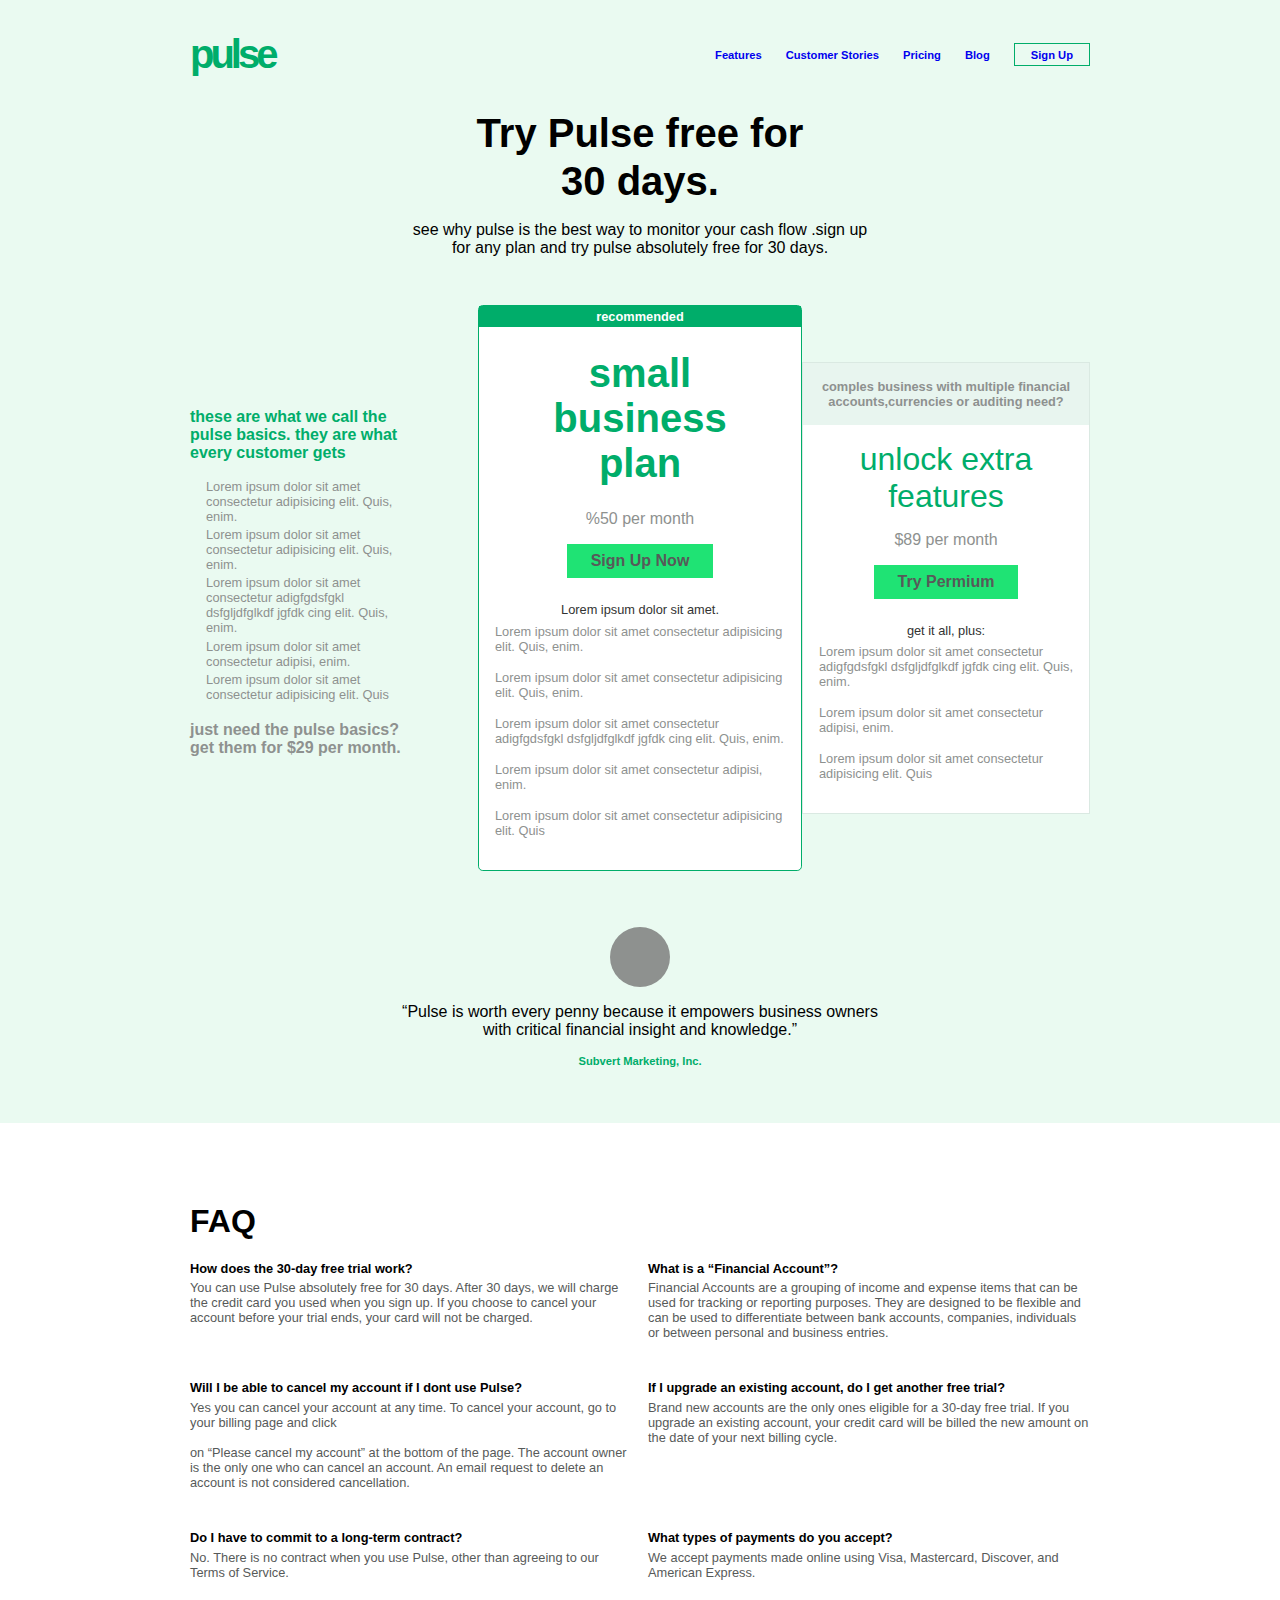
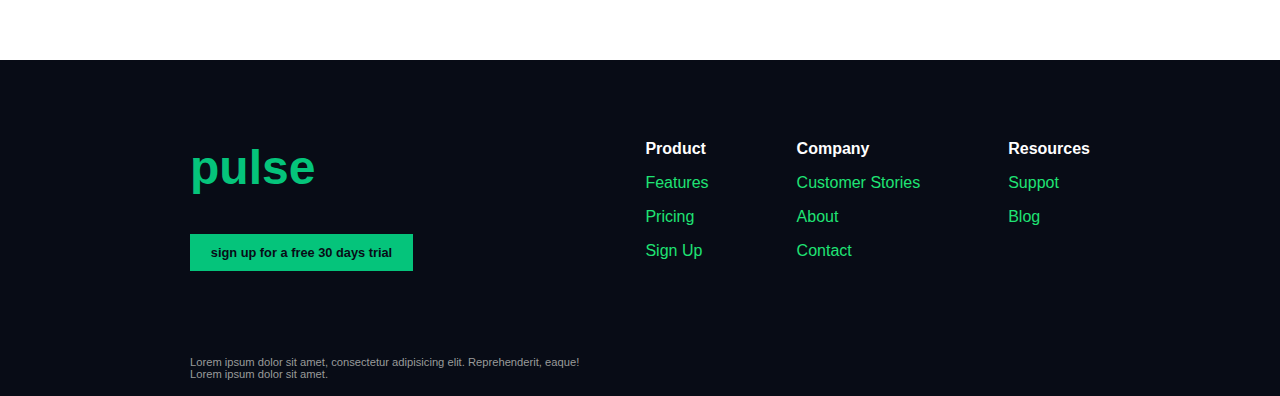
<file: alltest.9/index.html>
<!DOCTYPE html>
<html lang="en">
<head>
    <meta charset="UTF-8">
    <meta name="viewport" content="width=device-width, initial-scale=1.0">
    <link rel="stylesheet" href="style.css">
    <title>PuLse</title>
</head>
<body>
    <!---------------------------------------header --------------------------------------->
    <header>
        <div class="logo">pulse</div>
        <ul class="headlists">
            <li class="headli"><a href="#">features</a></li>
            <li class="headli"><a href="#">customer stories</a></li>
            <li class="headli"><a href="#">pricing</a></li>
            <li class="headli"><a href="#">blog</a></li>
            <li class="headli"><a href="#" class="signup">Sign Up</a></li>
        </ul>
    </header>
    <!---------------------------------------main ----------------------------------------------->
    <main>
                            <!-------------mainfirsttpt------------>
        <div class="mainFirstPt">
            <div class="mainhead">
                <h1>Try Pulse free for <br> 30 days.</h1>
                <p>see why pulse is the best way to monitor your cash flow .sign up <br> for any plan and try pulse absolutely free for 30 days.</p>
            </div>
            <div class="mainoffer">
                <section class="info">
                    <p>these are what we call the pulse basics. they are what every customer gets</p>
                    <ul>
                        <li>Lorem ipsum dolor sit amet consectetur adipisicing elit. Quis, enim.</li>
                        <li>Lorem ipsum dolor sit amet consectetur adipisicing elit. Quis, enim.</li>
                        <li>Lorem ipsum dolor sit amet consectetur adigfgdsfgkl dsfgljdfglkdf jgfdk cing elit. Quis, enim.</li>
                        <li>Lorem ipsum dolor sit amet consectetur adipisi, enim.</li>
                        <li>Lorem ipsum dolor sit amet consectetur adipisicing elit. Quis</li>
                    </ul>
                    <p>just need the pulse basics? <br>get them for $29 per month.</p>
                </section>
                <section class="recommended">
                    <h2 class="title">recommended</h2>
                    <h1>small business plan</h1>
                    <p>%50 per month</p>
                    <a href="#">sign up now</a>
                    <p>Lorem ipsum dolor sit amet.</p>
                    <ul>
                        <li>Lorem ipsum dolor sit amet consectetur adipisicing elit. Quis, enim.</li>
                        <li>Lorem ipsum dolor sit amet consectetur adipisicing elit. Quis, enim.</li>
                        <li>Lorem ipsum dolor sit amet consectetur adigfgdsfgkl dsfgljdfglkdf jgfdk cing elit. Quis, enim.</li>
                        <li>Lorem ipsum dolor sit amet consectetur adipisi, enim.</li>
                        <li>Lorem ipsum dolor sit amet consectetur adipisicing elit. Quis</li>
                    </ul>
                </section>
                <section class="complex">
                    <h2 class="title">comples business with multiple financial accounts,currencies or auditing need?</h2>
                    <h1>unlock extra features</h1>
                    <p>$89 per month</p>
                    <a href="#">try permium</a>
                    <p>get it all, plus:</p>
                    <ul>
                        <li>Lorem ipsum dolor sit amet consectetur adigfgdsfgkl dsfgljdfglkdf jgfdk cing elit. Quis, enim.</li>
                        <li>Lorem ipsum dolor sit amet consectetur adipisi, enim.</li>
                        <li>Lorem ipsum dolor sit amet consectetur adipisicing elit. Quis</li>
                    </ul>
                </section>
            </div>
            <div class="mainfoot">
                <div class="cirl"></div>
                <p>“Pulse is worth every penny because it empowers business owners <br>with critical financial insight and knowledge.”</p>
                <p>Subvert Marketing, Inc.</p>
            </div>
        </div>
                    <!------------------------mainsecpt------------ -->
        <div class="mainSecPt">
            <div class="mainsecallcont">
            <h1>FAQ</h1>
            <div class="mainsupcont">
                <div class="mainsecptcont">
                    <h2>How does the 30-day free trial work?</h2>
                    <p>You can use Pulse absolutely free for 30 days. After 30 days, we will charge the credit card you used when you sign up. If you choose to cancel your account before your trial ends, your card will not be charged.</p>
                </div>
                <div class="mainsecptcont">
                    <h2>What is a “Financial Account”?</h2>
                    <p>Financial Accounts are a grouping of income and expense items that can be used for tracking or reporting purposes.

                        They are designed to be flexible and can be used to differentiate between bank accounts, companies, individuals or between personal and business entries.</p>
                </div>
                <div class="mainsecptcont">
                    <h2>Will I be able to cancel my account if I dont use Pulse?</h2>
                    <p>Yes  you can cancel your account at any time. To cancel your account, go to your billing page and click <br><br> on “Please cancel my account” at the bottom of the page. The account owner is the only one who can cancel an account. An email request to delete an account is not considered cancellation.</p>
                </div>
                <div class="mainsecptcont">
                    <h2>If I upgrade an existing account, do I get another free trial?</h2>
                    <p>Brand new accounts are the only ones eligible for a 30-day free trial. If you upgrade an existing account, your credit card will be billed the new amount on the date of your next billing cycle.</p>
                </div>
                <div class="mainsecptcont">
                    <h2>Do I have to commit to a long-term contract?</h2>
                    <p>No. There is no contract when you use Pulse, other than agreeing to our Terms of Service.</p>
                </div>
                <div class="mainsecptcont">
                    <h2>What types of payments do you accept?</h2>
                    <p>We accept payments made online using Visa, Mastercard, Discover, and American Express.</p>
                </div>
            </div>
            </div>
        </div>
    </main>
    <!-------------------------------------------footer ----------------------------------------->
    <footer>
        <div class="footercont">
            <div class="footercontfirstpt">
                <div class="lastlogo">pulse</div>
                <a href="#">sign up for a free 30 days trial</a>
            </div>
            <div class="footercontsecpt">
                <ul>
                    <li>product</li>
                    <li>features</li>
                    <li>pricing</li>
                    <li>sign up</li>
                </ul>
                <ul>
                    <li>company</li>
                    <li>customer stories</li>
                    <li>about</li>
                    <li>contact</li>
                </ul>
                <ul>
                    <li>resources</li>
                    <li>suppot</li>
                    <li>blog</li>
                </ul>
            </div>
        </div>
        <div class="copy">
            Lorem ipsum dolor sit amet, consectetur adipisicing elit. Reprehenderit, eaque! <br>Lorem ipsum dolor sit amet.
        </div>
    </footer>
</body>
</html>
</file>
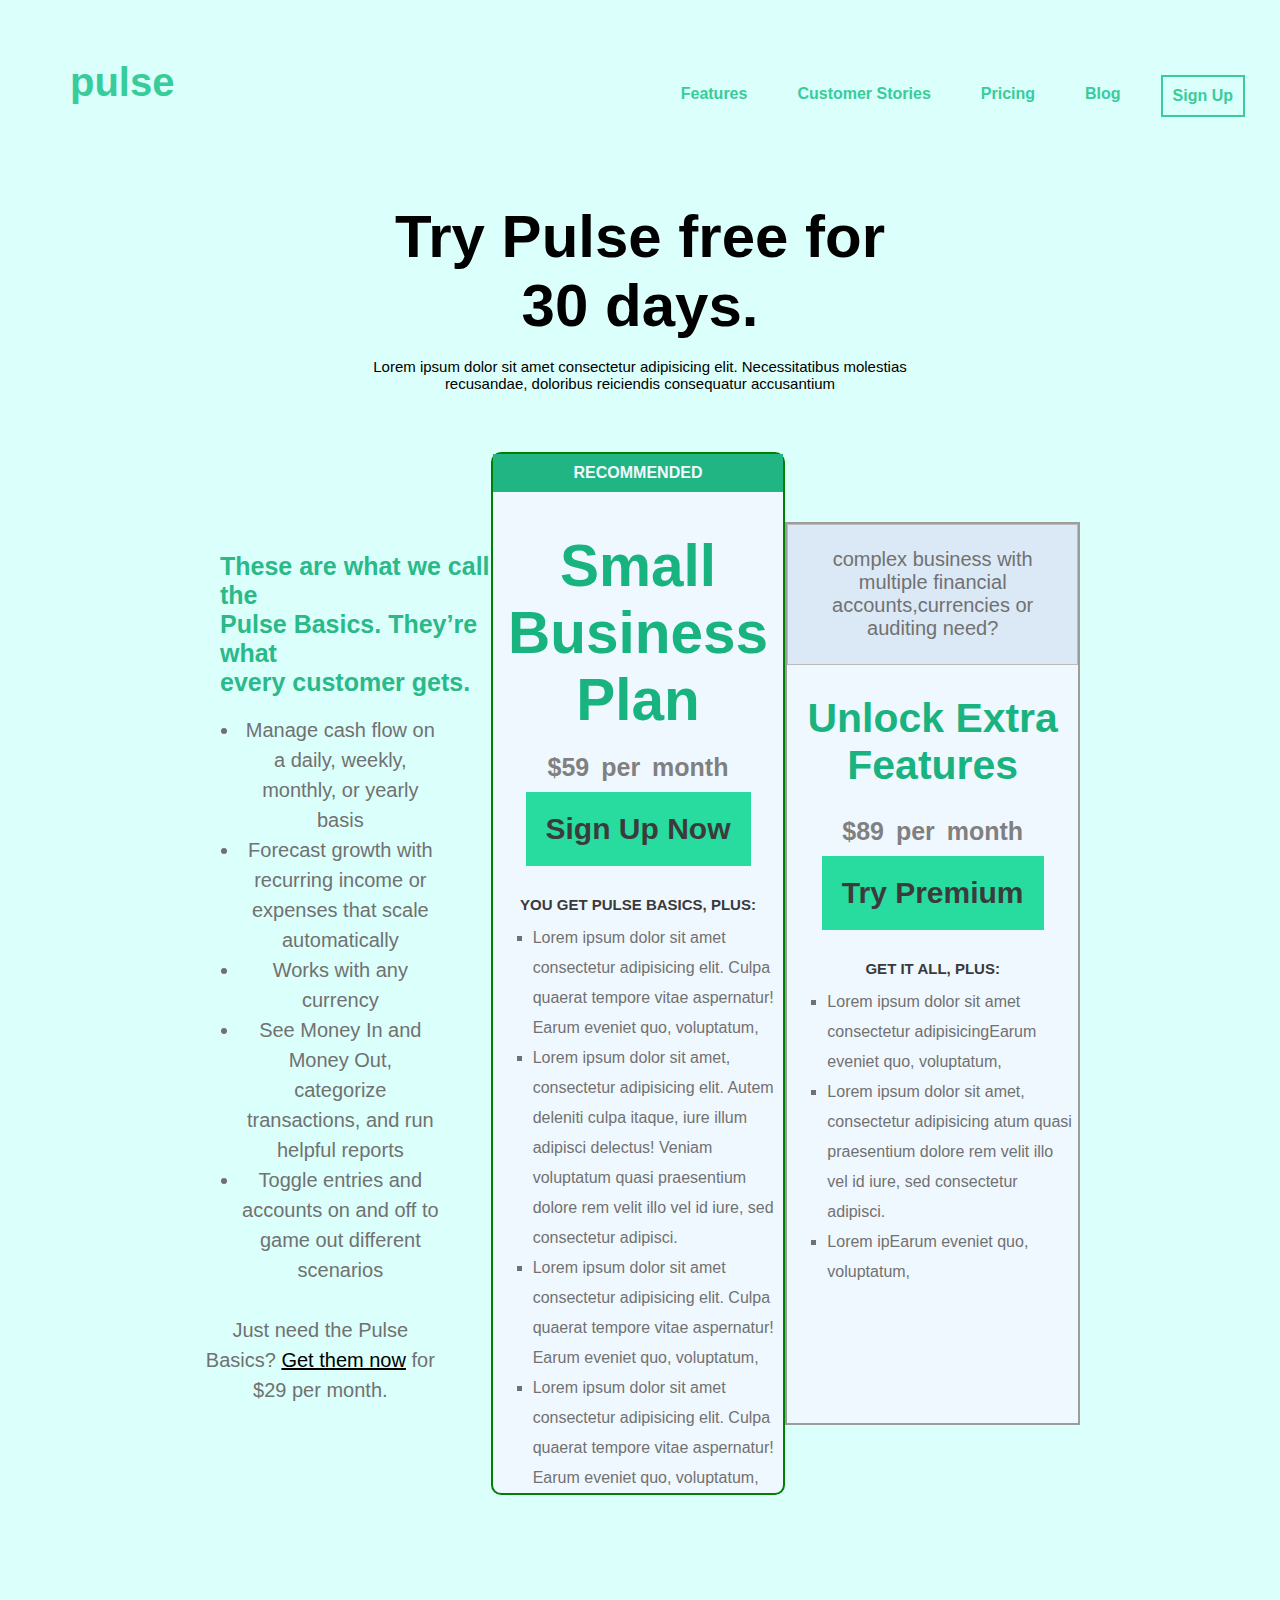
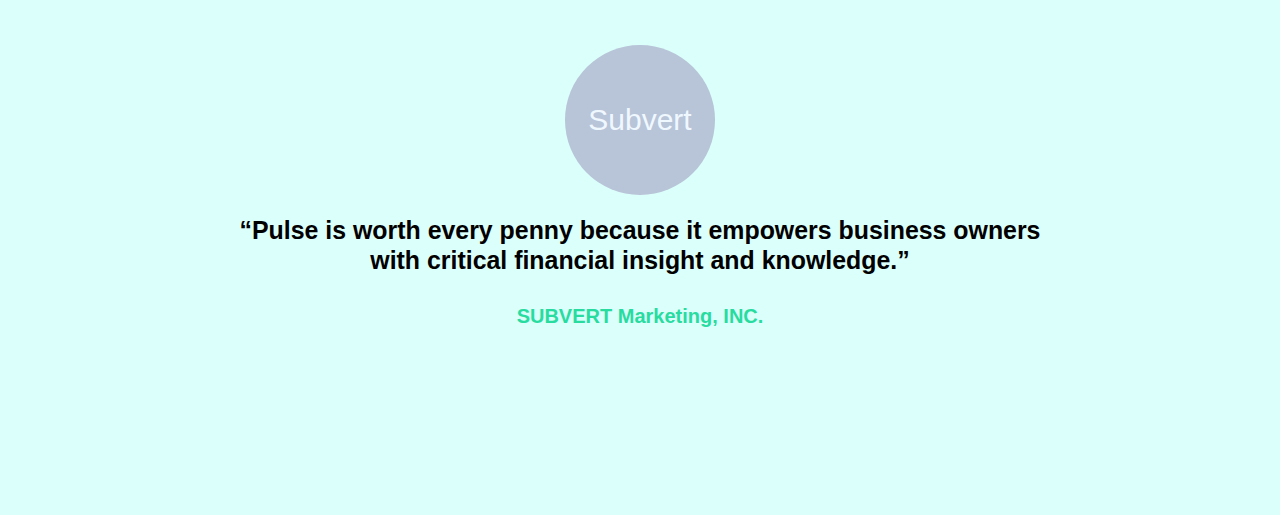
<file: pulse.html>
<!DOCTYPE html>
<html lang="en">
<head>
    <meta charset="UTF-8">
    <meta name="viewport" content="width=device-width, initial-scale=1.0">
    <title>Layout Page</title>
    <link rel="stylesheet" href="pulse.css">
</head>
<body>
    <header>
        <div class="logo">
            <h1>pulse</h1>
        </div>
        <nav class="navbar">
            <ul>
                <li>features</li>
                <li>Customer stories</li>
                <li>pricing</li>
                <li>Blog</li>
                <li id="sign"><a href="">Sign up</a></li>
            </ul>
        </nav>
    </header>
    <main>
        <div class="upperbody">
            <div class="bodytitle">
                <h2>Try Pulse free for</h2>
                <h2>30 days.</h2>
                <br>
                <p>Lorem ipsum dolor sit amet consectetur adipisicing elit. Necessitatibus molestias</p>
                <p>recusandae, doloribus reiciendis consequatur accusantium</p>
            </div>
            <section class="boxes">
                <div class="leftbox">
                    <h3>These are what we call the</h3>
                    <h3>Pulse Basics. They’re what</h3>
                    <h3>every customer gets.</h3>
                    <br>
                    <div class="boxestext">
                        <ul>
                            <li>Manage cash flow on a daily, weekly, monthly, or yearly basis</li>
                            <li>Forecast growth with recurring income or expenses that scale automatically</li>
                            <li>Works with any currency</li>
                            <li>See Money In and Money Out, categorize transactions, and run helpful reports</li>
                            <li>Toggle entries and accounts on and off to game out different scenarios</li>
                        </ul>
                        <br>
                        <p>Just need the Pulse Basics? <a href="#">Get them now</a> for $29 per month.</p>
                    </div>
                </div>
                <div class="midbox">
                    <a href="#">
                    <div id="recommended">
                        RECOMMENDED
                    </div>
                    <div class="plan">
                        <h3>Small</h3>
                        <h3>Business</h3>
                        <h3>Plan</h3>
                    </div>
                    <h4>$59 per month</h4>
                    <div class="signbutton">
                        <button>Sign Up Now</button> 
                    </div>
                    <div class="pretext">
                        YOU GET PULSE BASICS, PLUS:
                    </div>
                    <ul class="midrighttext">
                        <li>Lorem ipsum dolor sit amet consectetur adipisicing elit. Culpa quaerat tempore vitae aspernatur! Earum eveniet quo, voluptatum, </li>
                        <li>Lorem ipsum dolor sit amet, consectetur adipisicing elit. Autem deleniti culpa itaque, iure illum adipisci delectus! Veniam voluptatum quasi praesentium dolore rem velit illo vel id iure, sed consectetur adipisci.</li>
                        <li>Lorem ipsum dolor sit amet consectetur adipisicing elit. Culpa quaerat tempore vitae aspernatur! Earum eveniet quo, voluptatum, </li>
                        <li>Lorem ipsum dolor sit amet consectetur adipisicing elit. Culpa quaerat tempore vitae aspernatur! Earum eveniet quo, voluptatum, </li>
                    </ul>
                    </a>
                </div>
                <div class="rightbox">
                    <a href="#">
                        <div class="graybox">
                            <p>complex business with multiple financial accounts,currencies or auditing need?</p>
                        </div>
                        <div class="features">
                            <div class="ftitle">
                                <h3>Unlock Extra</h3>
                                <h3>Features</h3>    
                            </div>
                            <br>
                            <h4>$89 per month</h4>
                            <div class="signbutton">
                                <button>Try Premium</button> 
                            </div>
                            <div class="pretext">
                                GET IT ALL, PLUS:
                            </div>
                            <ul class="midrighttext">
                                <li>Lorem ipsum dolor sit amet consectetur adipisicingEarum eveniet quo, voluptatum, </li>
                                <li>Lorem ipsum dolor sit amet, consectetur adipisicing atum quasi praesentium dolore rem velit illo vel id iure, sed consectetur adipisci.</li>
                                <li>Lorem ipEarum eveniet quo, voluptatum, </li>
                            </ul>
                        </div>
                    </a>
                </div>
            </section>
            <div class="circlebox">
                <div class="circle">Subvert</div>
            </div>
            <div class="quotebox">
                <div class="quote">
                    <h5>“Pulse is worth every penny because it empowers business owners</h5>
                    <h5>with critical financial insight and knowledge.”</h5>
                </div>
                <h6>SUBVERT Marketing, INC.</h6>
            </div>

        </div>
        <div class="lowerbody">
            
        </div>
    </main>




</body>
</html>
</file>
<file: alltest.9/style.css>
*{
    
    font-family: sans-serif;
    margin: 0;
    padding: 0;
    box-sizing: border-box;
}
body{
    background-color: #eafaf1;
}
/*----------------------------------------header------------------------------------------ */
li{
    list-style: none;
}
header{
    margin: auto;
    max-width: 900px;
    align-items: center;
    color: #00ad6a;
    padding: 2rem 0rem ;
    display: flex;
    justify-content: space-between;
}
.headlists{
    font-size: .7rem;
    font-weight: 800;
    text-transform: capitalize;
    gap: 1.5rem;
    display: flex;
}
a{
    text-decoration: none;
}
.logo{
    letter-spacing: -4px;
    font-weight: 600;
    font-size: 2.5rem;
}
.headlists a:visited{
    color: #00ad6a;
}
.signup{
    
    position: relative;
    padding: .3rem 1rem;
    border: 1.5px solid  #00ad6a;
}
.headli:hover a{
    color: #080c16;
}
.headli:last-child:hover a{
    color: #00ad6a;
    top: -5px;
    right: -5px;
    box-shadow: -5px 5px #00ad6a;
}
/*----------------------------------------main------------------------------------------ */
                        /* -----------mainfirstpt-------------- */
.mainFirstPt{
    margin: auto;
    text-align: center;
    max-width: 900px;
}
.mainhead h1{
    padding-bottom: 1rem;
    line-height: 3rem;
    font-size: 2.5rem;
    font-weight: 800;
}
.mainoffer{
    align-items: center;
    margin-top: 3rem;
    display: flex;
}
.info{
    padding-right: 3rem;
    width: 32%;
    text-align: start;
}
.info p{
    margin-bottom:.7rem ;
    font-weight: 600;
    color: #00ad6a;
}
.info p:last-of-type{
    color: #8e918f;
}
.info li{
    padding-bottom: .2rem;
    font-size: 0.8rem;
    /* list-style:square; */
}
.recommended{
    width: 36%;
    border-radius: .3rem;
    border: 1px solid #00ad6a;
    background-color: white;
}
.recommended .title{
    padding: .2rem;
    color: white;
    font-size: .8rem;
    background-color: #00ad6a;
    text-align: center;
}
.recommended h1{
    color: #00ad6a;
    margin:1.5rem 3rem;
    font-size: 2.5rem;
}
.recommended p,.complex p{
    color: #8e918f;
}

.recommended a,.complex a{
    text-transform: capitalize;
    font-weight: 600;
    display: inline-block;
    margin: 1rem;
    padding: .5rem 1.5rem;
    background-color: #1fe374;
    color:#575a59;
}
.recommended ul,.info ul,.complex ul{
    font-size: .8rem;
    color: #8e918f;
    padding: 1rem;
    padding-top: 0.4rem;
    text-align: start;
}
.recommended li,.complex li{
    margin-bottom: 1rem;
}
.complex{
    width: 32%;
    background-color: white;
    border: 1px solid #dae9e2;
}
.complex .title{
    padding: 1rem;
    font-size: .8rem;
    color: #8e918f;
    background-color:#e8f5ef;
}
.complex h1{
    font-size: 2rem;
    padding: 1rem;
    font-weight: 100;
    color:#00ad6a;
}
.recommended p:last-of-type,.complex p:last-of-type {
    padding-top: .5rem;
    font-size: .8rem;
    color: #323332;
}
.complex:hover a,.recommended:hover a{
    color: #323332;
    transform: scale(1.1);
}
.mainfoot{
    margin: 3.5rem;
}
.cirl{
    margin: auto;
    margin-bottom: 1rem;
    border-radius: 50%;
    background-color: #8e918f;
    width: 60px;
    height: 60px;
}
.mainfoot p:last-of-type{
    margin: 1rem;
    font-weight: bold;
    font-size: .7rem;
    color:#00ad6a;
}
                              /* -----------------mainsecpt----------------------- */
.mainSecPt{

    background-color: white;
}
.mainsecallcont{
    padding: 5rem 0;
    margin: auto;
    max-width:  900px;
}
.mainsecallcont h1{
    font-weight: 900;
    margin-bottom:1.3rem ; 
}
.mainsupcont{
    gap: 1rem;
    row-gap: 2.5rem;
    display: grid;
    grid-template-columns: repeat(2,1fr);
}
.mainsecptcont h2{
    margin-bottom: .3rem;
    font-weight: 900;
    font-size: .8rem;
}
.mainsecptcont p{
    font-size: .8rem;
    color: #575a59;
}
/* ------------------------------------------------footer------------------------- */
footer{
    color:#1fe374;
    background-color: #080c16;
}
.footercont{
    justify-content: space-between;
    margin: auto;
    max-width: 900px;
    padding: 5rem 0;
    display: flex;
}
.lastlogo{
    color: #05c47b;
    font-weight: 600;
    font-size: 3rem;
    margin-bottom: 3rem;
}
.footercontfirstpt a{
    position: relative;
    font-size: .8rem;
    font-weight: bold;
    color: #080c16;
    padding: .7rem 1.3rem;
    background-color: #05c47b;
}
.footercontsecpt{
    display: flex;
    gap: 5.5rem;

}
.footercontsecpt ul li{
    text-transform: capitalize;
    margin-bottom: 1rem;
}
.footercontsecpt ul li:first-of-type{
    color: white;
    font-weight: bold;
}
.copy{
    font-size: .7rem;
    color: #999b9a;
    margin: auto;
    max-width: 900px;
    padding-bottom: 1rem;
}
.footercontsecpt ul li:hover{
    color: white;
}
.footercontfirstpt a:hover{
    top: -4px;
    right: -4px;
    box-shadow: -4px 4px #717472;    
}
@media (max-width:950px){
    .mainhead{
        text-align: start;
    }
    .mainoffer{
        max-width: 100%;
        display: block;
    }
    .mainFirstPt{
        width: 100%;
    }
    body{
        font-size: 30px;
    }
    .mainoffer section{
        width: 100%;
        margin-bottom: 2rem;
    }
    .footercont{
        display: block;
        text-align: center;
    }
    .footercontfirstpt{

        margin-bottom: 4rem;
    }
    .footercontsecpt{
        text-align: start;
        font-size: 1.1rem;
        justify-content: space-between;
    }
    .footercontsecpt ul{
        width: 33%;
    }
    .footercontfirstpt a{
        padding: 1rem 1.5rem;
        font-size: 1.1rem;
    }
    .lastlogo{
        font-size: 4rem;
    }
    header , .mainSecPt,.mainFirstPt,footer{
        padding: 0 1rem;
    }
}
@media (max-width:700px){
    .mainsupcont{
        display: block;
    }
    .mainsecptcont{
        margin-bottom: 3rem;
    }
    .mainsecptcont h2{
        font-size: 1.4rem;
    }
    .mainsecptcont p{
        font-size: 1.2rem;
    }
}
</file>
<file: pulse.css>
*{
    font-family: sans-serif;
    margin: 0;
}
/*-------------------------------------------header----------------------*/
header{
    padding: 50px 10px;
    background-color: hsl(173, 100%, 93%);
    color: rgb(57, 204, 155);
    display: flex;
}
.logo{
    font-size: 20px;
    padding: 10px 60px;
}
.logo h1:hover{
    cursor: pointer;
}
.navbar{

    width: 80%;
    right: 0px;
    padding: 25px;
    display: flex;
    justify-content: flex-end;
    overflow:auto ;
}
.navbar ul{
    display: flex;
    justify-content: flex-end;
    gap: 30px;
}
.navbar li{
    font-size: 16px;
    font-weight: 800;
    text-transform: capitalize;
    list-style: none;
    text-align: center;
    display: inline-block;
    justify-content: end;
    padding: 10px;
}
.navbar li:hover{
    cursor: pointer;
    color: rgb(28, 94, 72);
}
.navbar a{
    text-decoration: none;
    color: rgb(57, 204, 155) ;
}
#sign{
    border: 2px solid rgb(57, 204, 155);
}
#sign:hover{
    cursor: pointer;
    color: rgb(57, 204, 155);
    transform: translate(5px, -5px);
    box-shadow: -5px 5px rgb(57, 204, 155);
}
/*-------------------------------------------body----------------------*/
.upperbody{
    background-color: hsl(173, 100%, 93%);
    text-align: center;
}
.bodytitle{
    text-align: center;
    padding: 10px 60px;
}
.bodytitle h2{
    font-size: 60px;
}
.bodytitle p{
    font-size: 15px;
}
.boxes{
margin-top: 50px;
display: flex;
}
.leftbox{
    display: inline-block;
    margin-left: 200px;
    width: 30%;
    border: 0px solid;
    padding-top: 100px;
}
.leftbox h3{
    color: rgb(42, 185, 137);
    font-size: 25px;
    padding-left: 20px;
    text-align: left;
}
.leftbox .boxestext{
    font-size: 20px;
    color: rgb(113, 113, 113);
    padding-right: 50px;
    line-height: 30px;
}
.leftbox .boxestext a{
    color: black;
}

.midbox{
    text-align: center;
    width: 30%;
    border: 2px solid green;
    border-radius: 10px;
    background-color: aliceblue;
}
.midbox a{
    text-decoration: none;
}
.rightbox a{
    text-decoration: none;
}
#recommended{
    background-color:rgb(32, 181, 131);
    color: aliceblue;
    font-weight: 800;
    padding: 10px;
}
.plan{
    font-size: 50px;
    color: rgb(24, 179, 127);
    border: 0px solid;
    margin-top: 40px;
    padding-bottom: 10px;
}
h4{
    color: gray;
    word-spacing: 5px;
    font-size: 25px;
    padding: 10px;
}
.signbutton button{
    background-color: rgb(40, 220, 160);
    border: none;
    font-size: 30px;
    color: rgb(59, 59, 59);
    font-weight: 600;
    padding: 20px;
    margin-bottom: 20px;
}
.pretext{
    color: rgb(58, 58, 58);
    font-size: 15px;
    padding: 10px;
    font-weight: 700;
}
.midrighttext {
    list-style-type:square;
    text-align: left;
    color: rgb(113, 113, 113);
    line-height: 30px;
}
.rightbox
{
    width: 30%;
    text-align: center;
    margin-right: 200px;
    border: 2px solid rgb(156, 156, 156);
    margin-top: 70px;
    margin-bottom: 70px;
    background-color: aliceblue;
}
.rightbox .graybox{
    padding: 8%;
    border: 1px solid rgb(186, 186, 186);
    background-color: hsl(209, 56%, 91%);
    font-size: 20px;
    color:rgb(113, 113, 113);
}
.ftitle{
    font-size: 35px;
    color: rgb(24, 179, 127);
    padding-top: 30px;
}
.quotebox{
    display: block;
    justify-content: center;
    height: 300px;
}
.circle{
    margin-top: 150px;
    margin-bottom: 20px;
    width: 150px;
    height: 150px;
    border-radius: 150px;
    background-color: rgb(184, 196, 216);
    display: flex;
    align-items: center;
    justify-content: center;
    color: aliceblue;
    font-size: 30px;
}
.circlebox{
    text-align: center;
    display: flex;
    justify-content: center;

}
.quote{
    line-height: 30px;
    font-size: 30px;
    display: block;
}
.quotebox h6{
    margin-top: 30px;
    color: rgb(40, 220, 160);
    font-size: 20px;
    font-weight: 600;

}
</file>
